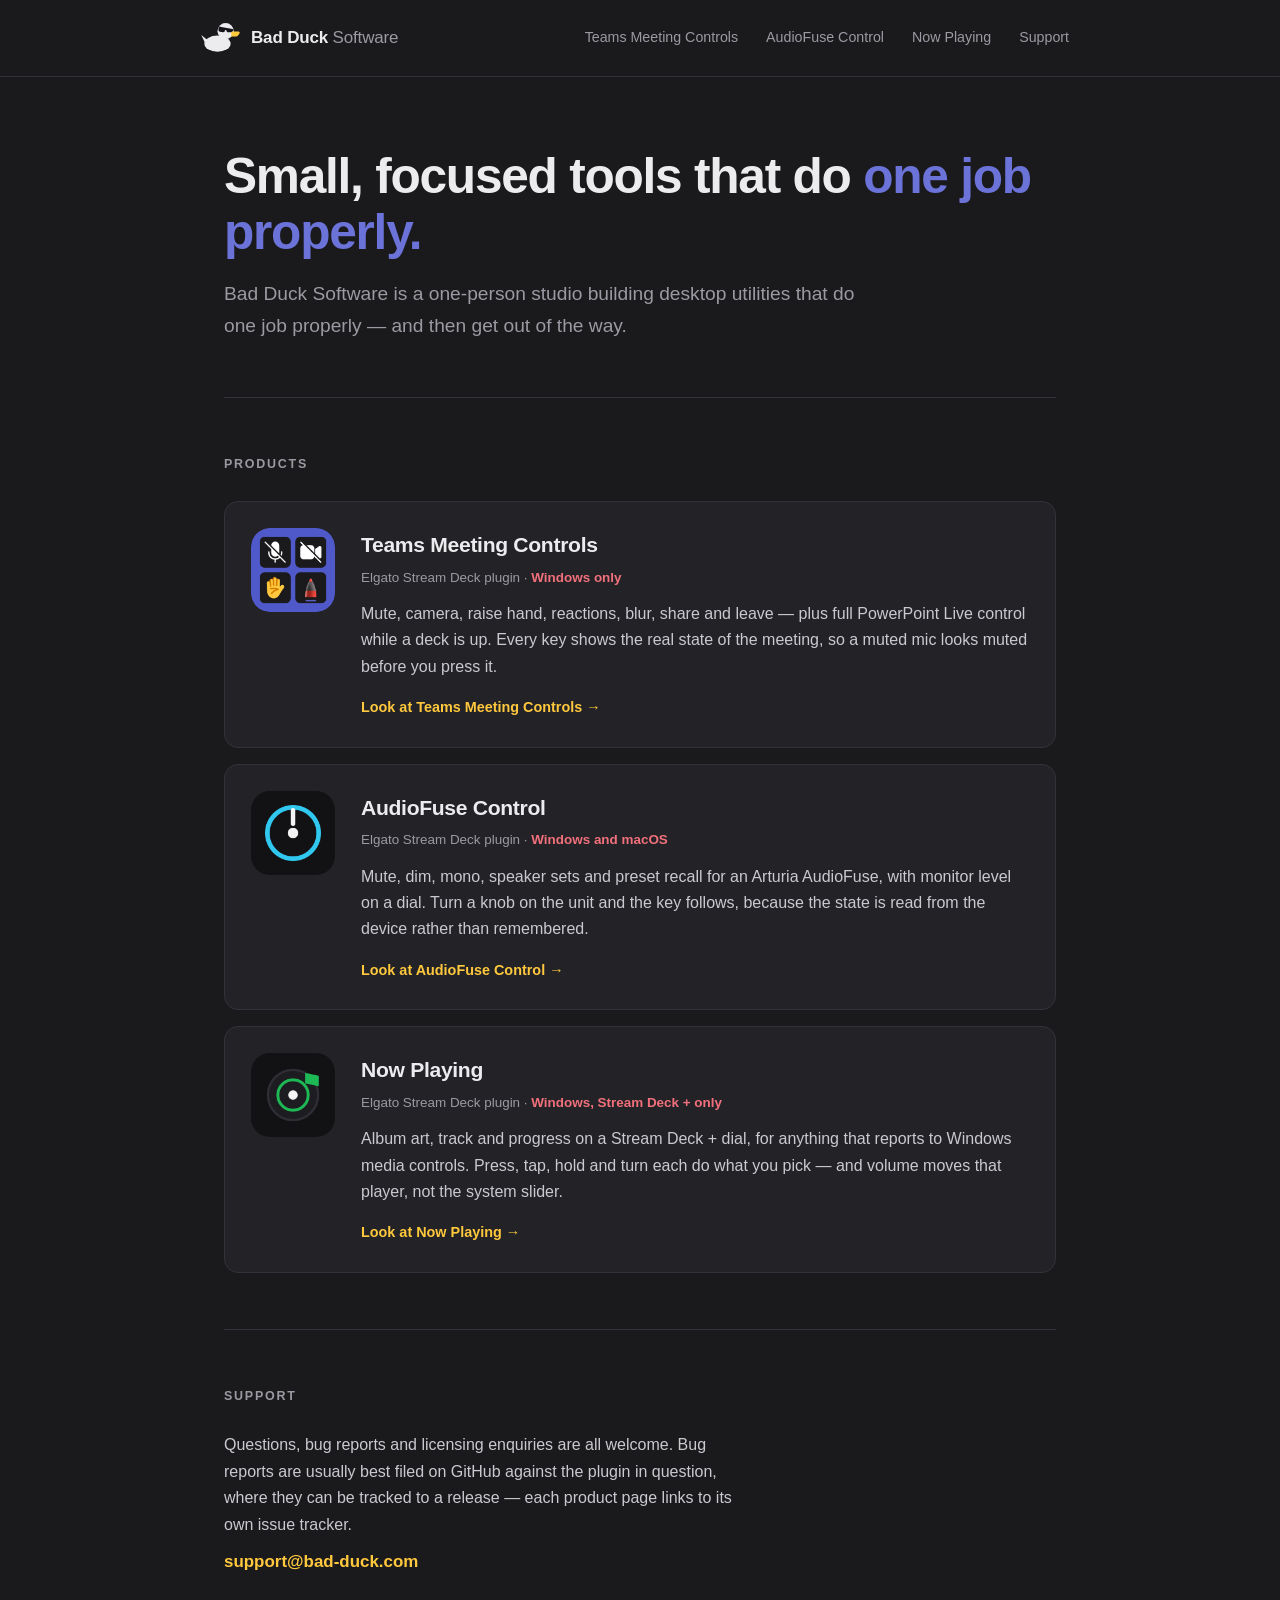
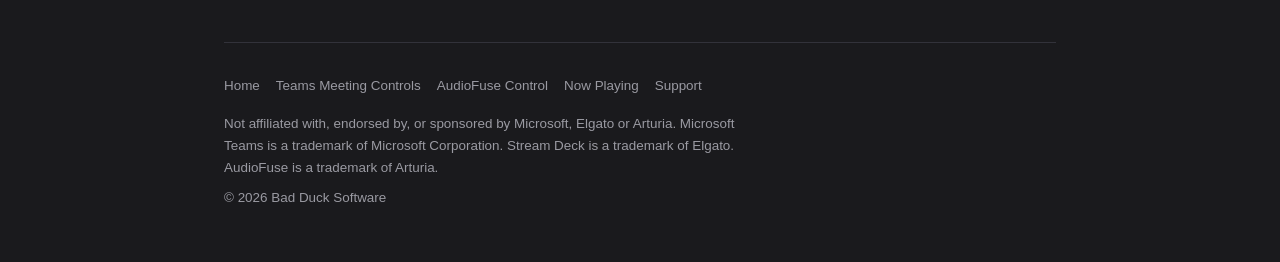
<file: index.html>
<!DOCTYPE html>
<html lang="en">
<head>
<meta charset="utf-8">
<meta name="viewport" content="width=device-width, initial-scale=1">
<title>Bad Duck Software</title>
<meta name="description" content="Bad Duck Software builds small, focused desktop tools. Elgato Stream Deck plugins for Microsoft Teams meetings, the Arturia AudioFuse, and whatever is playing on Windows.">
<link rel="canonical" href="https://bad-duck.com/">
<meta property="og:type" content="website">
<meta property="og:url" content="https://bad-duck.com/">
<meta property="og:title" content="Bad Duck Software">
<meta property="og:description" content="Small, focused desktop tools that do one job properly.">
<meta property="og:image" content="https://bad-duck.com/brand/og-image.png">
<meta property="og:image:type" content="image/png">
<meta property="og:image:width" content="1200">
<meta property="og:image:height" content="630">
<meta property="og:image:alt" content="Bad Duck Software">
<meta name="twitter:card" content="summary_large_image">
<meta name="twitter:image" content="https://bad-duck.com/brand/og-image.png">
<meta name="theme-color" content="#1A1A1D">
<link rel="icon" href="favicon.svg" type="image/svg+xml">
<link rel="apple-touch-icon" href="brand/bad-duck-logo-dark-512.png">
<link rel="stylesheet" href="css/site.css">
</head>
<body>

<a class="skip" href="#main">Skip to content</a>

<header>
  <div class="wrap bar">
    <a class="brand" href="/">
      <img class="mark" src="brand/bad-duck-mark.svg" alt="" width="40" height="40">
      <span class="wordmark">Bad Duck <span>Software</span></span>
    </a>
    <nav class="site" aria-label="Products">
      <a href="teams-meeting-controls.html">Teams Meeting Controls</a>
      <a href="audiofuse-control.html">AudioFuse Control</a>
      <a href="now-playing.html">Now Playing</a>
      <a href="#support">Support</a>
    </nav>
  </div>
</header>

<main id="main">
  <div class="wrap">

    <div class="hero">
      <h1>Small, focused tools that do <em>one job properly.</em></h1>
      <p class="lede">Bad Duck Software is a one-person studio building desktop utilities that
        do one job properly — and then get out of the way.</p>
    </div>

    <section>
      <h2>Products</h2>

      <div class="products">

        <div class="card">
          <img class="icon" src="img/teams-meeting-controls.png"
               alt="Teams Meeting Controls app icon" width="84" height="84">
          <div>
            <h3><a href="teams-meeting-controls.html">Teams Meeting Controls</a></h3>
            <p class="platform">Elgato Stream Deck plugin &middot; <b>Windows only</b></p>
            <p class="desc">Mute, camera, raise hand, reactions, blur, share and leave — plus
              full PowerPoint Live control while a deck is up. Every key shows the real state of
              the meeting, so a muted mic looks muted before you press it.</p>
            <a class="more" href="teams-meeting-controls.html">Look at Teams Meeting Controls</a>
          </div>
        </div>

        <div class="card">
          <img class="icon" src="img/audiofuse-control.png"
               alt="AudioFuse Control app icon" width="84" height="84">
          <div>
            <h3><a href="audiofuse-control.html">AudioFuse Control</a></h3>
            <p class="platform">Elgato Stream Deck plugin &middot; <b>Windows and macOS</b></p>
            <p class="desc">Mute, dim, mono, speaker sets and preset recall for an Arturia
              AudioFuse, with monitor level on a dial. Turn a knob on the unit and the key
              follows, because the state is read from the device rather than remembered.</p>
            <a class="more" href="audiofuse-control.html">Look at AudioFuse Control</a>
          </div>
        </div>

        <div class="card">
          <img class="icon" src="img/now-playing.png"
               alt="Now Playing app icon" width="84" height="84">
          <div>
            <h3><a href="now-playing.html">Now Playing</a></h3>
            <p class="platform">Elgato Stream Deck plugin &middot; <b>Windows, Stream Deck + only</b></p>
            <p class="desc">Album art, track and progress on a Stream Deck + dial, for anything
              that reports to Windows media controls. Press, tap, hold and turn each do what you
              pick — and volume moves that player, not the system slider.</p>
            <a class="more" href="now-playing.html">Look at Now Playing</a>
          </div>
        </div>

      </div>
    </section>

    <section class="contact" id="support">
      <h2>Support</h2>
      <p>Questions, bug reports and licensing enquiries are all welcome. Bug reports are usually
        best filed on GitHub against the plugin in question, where they can be tracked to a
        release — each product page links to its own issue tracker.</p>
      <p class="mailto"><a href="mailto:support@bad-duck.com">support@bad-duck.com</a></p>
    </section>

  </div>
</main>

<footer>
  <div class="wrap">
    <nav aria-label="Footer">
      <a href="/">Home</a>
      <a href="teams-meeting-controls.html">Teams Meeting Controls</a>
      <a href="audiofuse-control.html">AudioFuse Control</a>
      <a href="now-playing.html">Now Playing</a>
      <a href="mailto:support@bad-duck.com">Support</a>
    </nav>
    <p>Not affiliated with, endorsed by, or sponsored by Microsoft, Elgato or Arturia. Microsoft
      Teams is a trademark of Microsoft Corporation. Stream Deck is a trademark of Elgato.
      AudioFuse is a trademark of Arturia.</p>
    <p>&copy; 2026 Bad Duck Software</p>
  </div>
</footer>

</body>
</html>
</file>
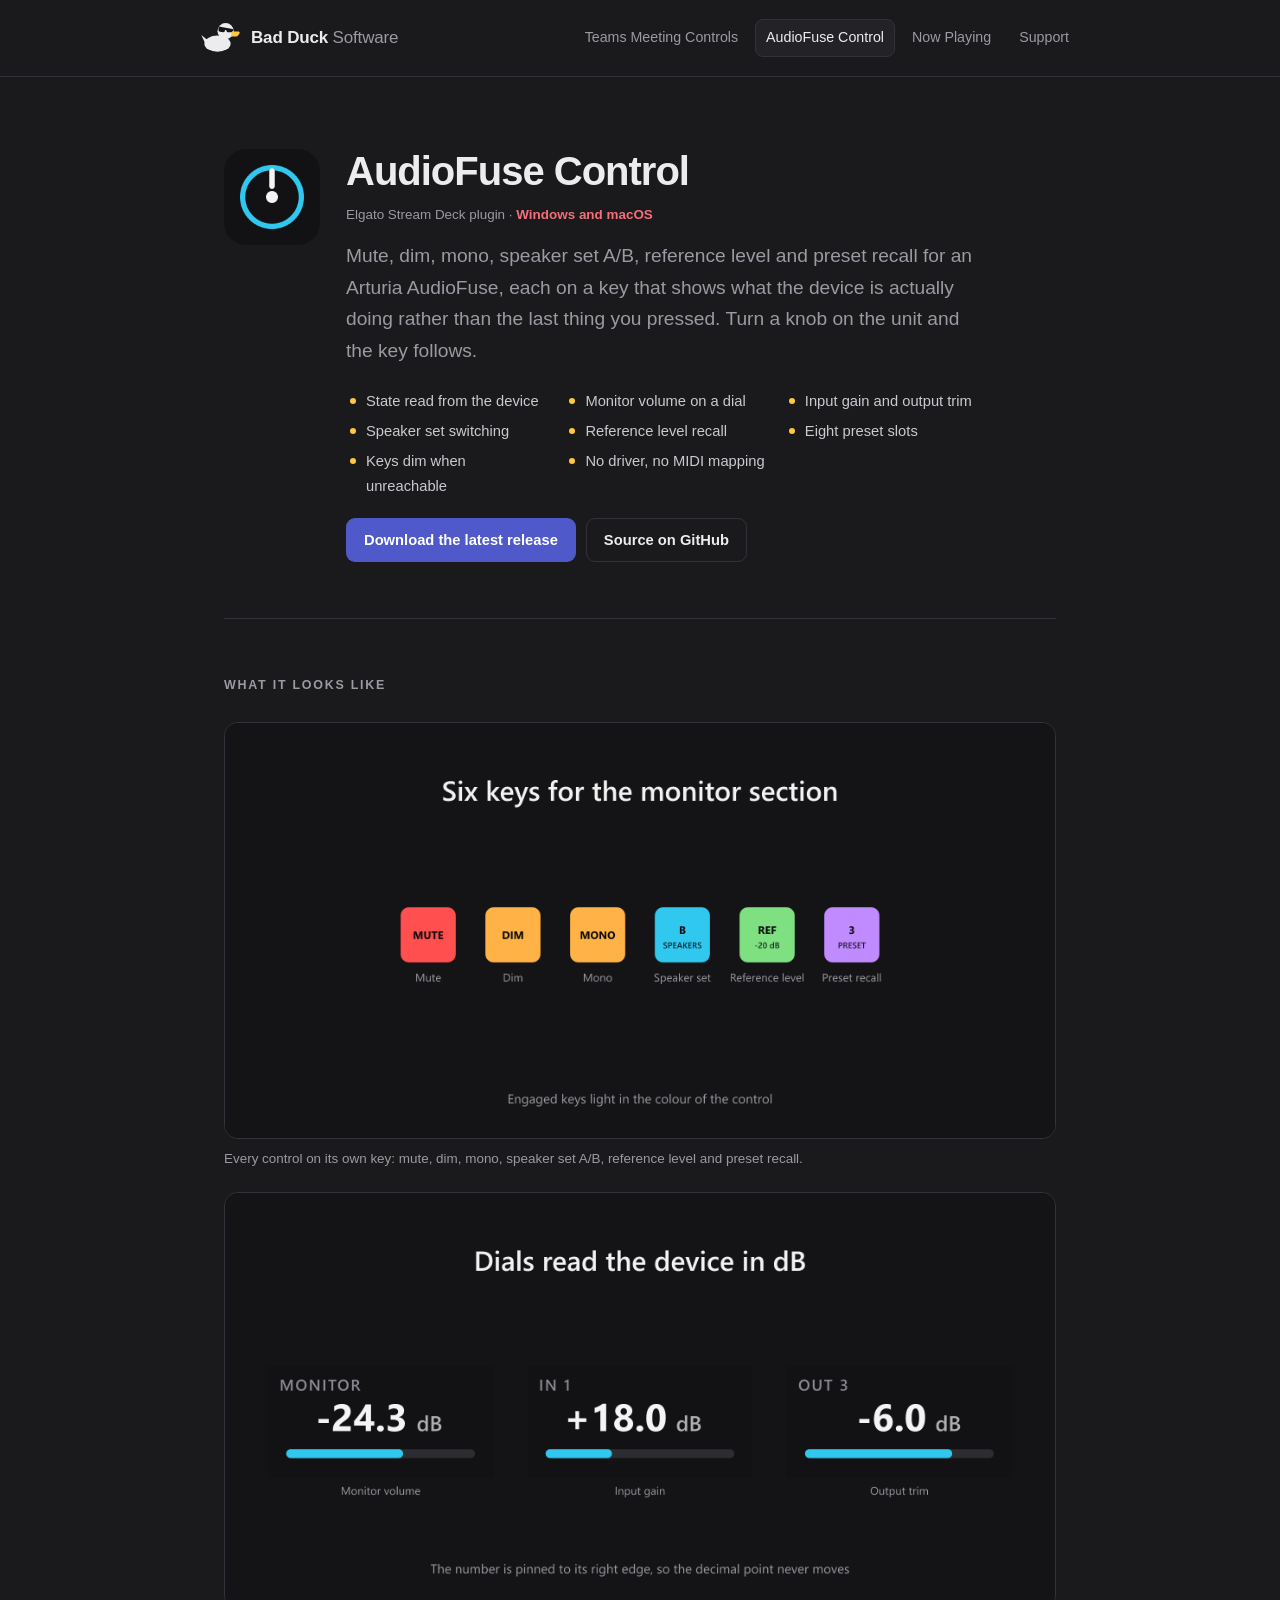
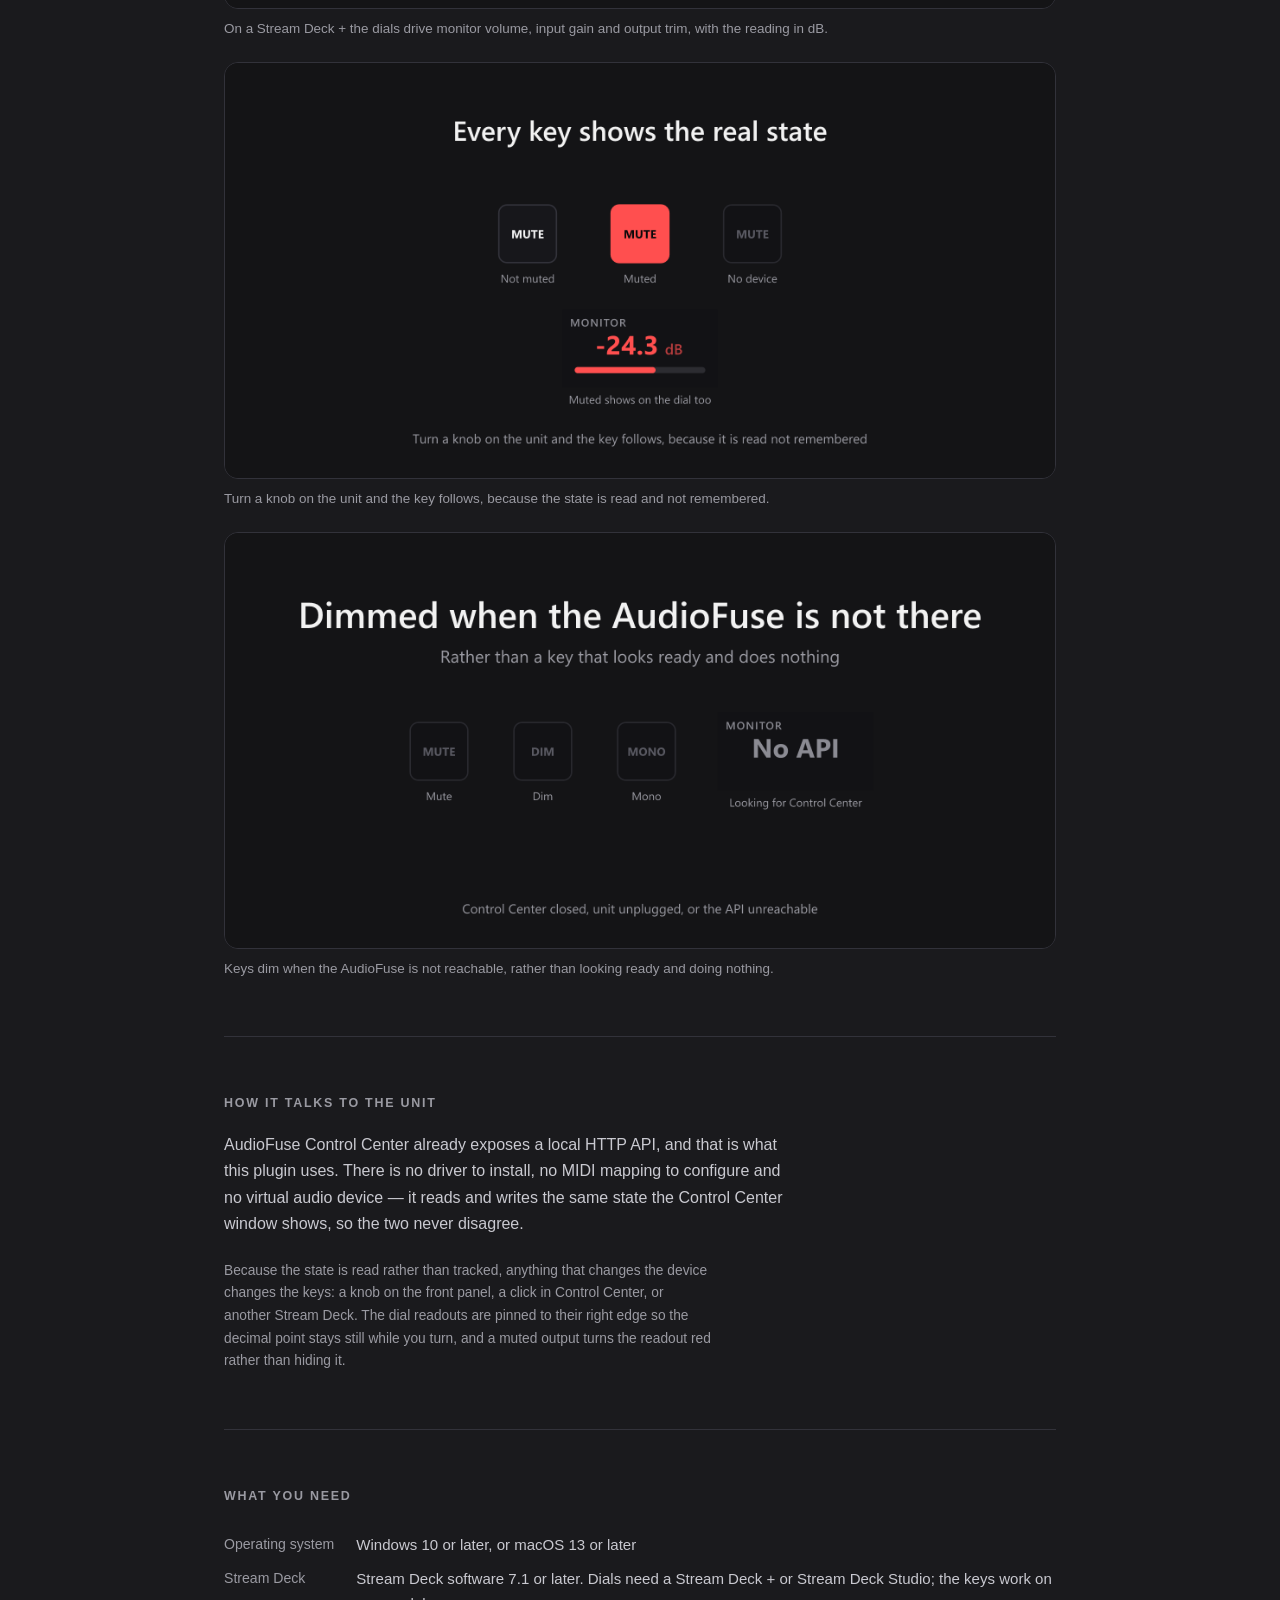
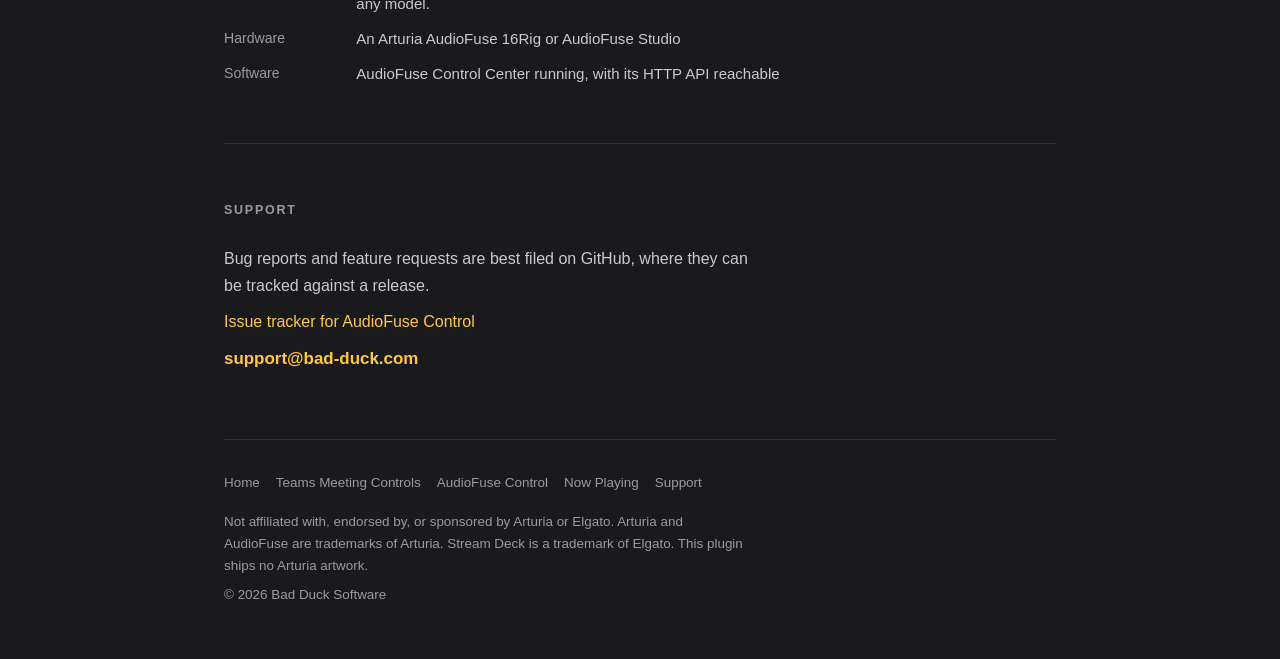
<file: audiofuse-control.html>
<!DOCTYPE html>
<html lang="en">
<head>
<meta charset="utf-8">
<meta name="viewport" content="width=device-width, initial-scale=1">
<title>AudioFuse Control &mdash; Bad Duck Software</title>
<meta name="description" content="An Elgato Stream Deck plugin for the Arturia AudioFuse. Mute, dim, mono, speaker sets, reference level and preset recall, with monitor volume on a dial and live state read from the device.">
<link rel="canonical" href="https://bad-duck.com/audiofuse-control.html">
<meta property="og:type" content="website">
<meta property="og:url" content="https://bad-duck.com/audiofuse-control.html">
<meta property="og:title" content="AudioFuse Control">
<meta property="og:description" content="Monitor controls for the Arturia AudioFuse on your Stream Deck, reading the device rather than the last thing you pressed.">
<meta property="og:image" content="https://bad-duck.com/brand/og-image.png">
<meta property="og:image:type" content="image/png">
<meta property="og:image:width" content="1200">
<meta property="og:image:height" content="630">
<meta property="og:image:alt" content="Bad Duck Software">
<meta name="twitter:card" content="summary_large_image">
<meta name="twitter:image" content="https://bad-duck.com/brand/og-image.png">
<meta name="theme-color" content="#1A1A1D">
<link rel="icon" href="favicon.svg" type="image/svg+xml">
<link rel="apple-touch-icon" href="brand/bad-duck-logo-dark-512.png">
<link rel="stylesheet" href="css/site.css">
</head>
<body>

<a class="skip" href="#main">Skip to content</a>

<header>
  <div class="wrap bar">
    <a class="brand" href="/">
      <img class="mark" src="brand/bad-duck-mark.svg" alt="" width="40" height="40">
      <span class="wordmark">Bad Duck <span>Software</span></span>
    </a>
    <nav class="site" aria-label="Products">
      <a href="teams-meeting-controls.html">Teams Meeting Controls</a>
      <a href="audiofuse-control.html" aria-current="page">AudioFuse Control</a>
      <a href="now-playing.html">Now Playing</a>
      <a href="#support">Support</a>
    </nav>
  </div>
</header>

<main id="main">
  <div class="wrap">

    <div class="hero product">
      <img class="icon" src="img/audiofuse-control.png"
           alt="AudioFuse Control app icon" width="96" height="96">
      <div>
        <h1>AudioFuse Control</h1>
        <p class="platform">Elgato Stream Deck plugin &middot; <b>Windows and macOS</b></p>
        <p class="lede">Mute, dim, mono, speaker set A/B, reference level and preset recall for
          an Arturia AudioFuse, each on a key that shows what the device is actually doing rather
          than the last thing you pressed. Turn a knob on the unit and the key follows.</p>
        <ul class="feat">
          <li>State read from the device</li>
          <li>Monitor volume on a dial</li>
          <li>Input gain and output trim</li>
          <li>Speaker set switching</li>
          <li>Reference level recall</li>
          <li>Eight preset slots</li>
          <li>Keys dim when unreachable</li>
          <li>No driver, no MIDI mapping</li>
        </ul>
        <div class="actions">
          <a class="btn btn-primary"
             href="https://github.com/danswett/streamdeck-audiofuse/releases/latest">Download the latest release</a>
          <a class="btn btn-ghost"
             href="https://github.com/danswett/streamdeck-audiofuse">Source on GitHub</a>
        </div>
      </div>
    </div>

    <section>
      <h2>What it looks like</h2>
      <div class="gallery">
        <figure class="shot">
          <img src="img/audiofuse-keys.png"
               alt="Stream Deck keys for mute, dim, mono, speaker sets, reference level and preset recall" loading="lazy">
          <figcaption>Every control on its own key: mute, dim, mono, speaker set A/B, reference level and preset recall.</figcaption>
        </figure>
        <figure class="shot">
          <img src="img/audiofuse-dials.png"
               alt="Stream Deck + dials showing monitor volume, input gain and output trim in dB" loading="lazy">
          <figcaption>On a Stream Deck + the dials drive monitor volume, input gain and output trim, with the reading in dB.</figcaption>
        </figure>
        <figure class="shot">
          <img src="img/audiofuse-state.png"
               alt="A mute key shown not muted, muted, and with no device connected" loading="lazy">
          <figcaption>Turn a knob on the unit and the key follows, because the state is read and not remembered.</figcaption>
        </figure>
        <figure class="shot">
          <img src="img/audiofuse-offline.png"
               alt="Keys and a dial dimmed because the AudioFuse is not reachable" loading="lazy">
          <figcaption>Keys dim when the AudioFuse is not reachable, rather than looking ready and doing nothing.</figcaption>
        </figure>
      </div>
    </section>

    <section>
      <h2>How it talks to the unit</h2>
      <p class="intro">AudioFuse Control Center already exposes a local HTTP API, and that is
        what this plugin uses. There is no driver to install, no MIDI mapping to configure and
        no virtual audio device — it reads and writes the same state the Control Center window
        shows, so the two never disagree.</p>
      <p class="note">Because the state is read rather than tracked, anything that changes the
        device changes the keys: a knob on the front panel, a click in Control Center, or another
        Stream Deck. The dial readouts are pinned to their right edge so the decimal point stays
        still while you turn, and a muted output turns the readout red rather than hiding it.</p>
    </section>

    <section>
      <h2>What you need</h2>
      <dl class="reqs">
        <dt>Operating system</dt>
        <dd>Windows 10 or later, or macOS 13 or later</dd>
        <dt>Stream Deck</dt>
        <dd>Stream Deck software 7.1 or later. Dials need a Stream Deck + or Stream Deck Studio;
          the keys work on any model.</dd>
        <dt>Hardware</dt>
        <dd>An Arturia AudioFuse 16Rig or AudioFuse Studio</dd>
        <dt>Software</dt>
        <dd>AudioFuse Control Center running, with its HTTP API reachable</dd>
      </dl>
    </section>

    <section class="contact" id="support">
      <h2>Support</h2>
      <p>Bug reports and feature requests are best filed on GitHub, where they can be tracked
        against a release.</p>
      <p><a href="https://github.com/danswett/streamdeck-audiofuse/issues">Issue tracker for
        AudioFuse Control</a></p>
      <p class="mailto"><a href="mailto:support@bad-duck.com">support@bad-duck.com</a></p>
    </section>

  </div>
</main>

<footer>
  <div class="wrap">
    <nav aria-label="Footer">
      <a href="/">Home</a>
      <a href="teams-meeting-controls.html">Teams Meeting Controls</a>
      <a href="audiofuse-control.html">AudioFuse Control</a>
      <a href="now-playing.html">Now Playing</a>
      <a href="mailto:support@bad-duck.com">Support</a>
    </nav>
    <p>Not affiliated with, endorsed by, or sponsored by Arturia or Elgato. Arturia and AudioFuse
      are trademarks of Arturia. Stream Deck is a trademark of Elgato. This plugin ships no
      Arturia artwork.</p>
    <p>&copy; 2026 Bad Duck Software</p>
  </div>
</footer>

</body>
</html>
</file>
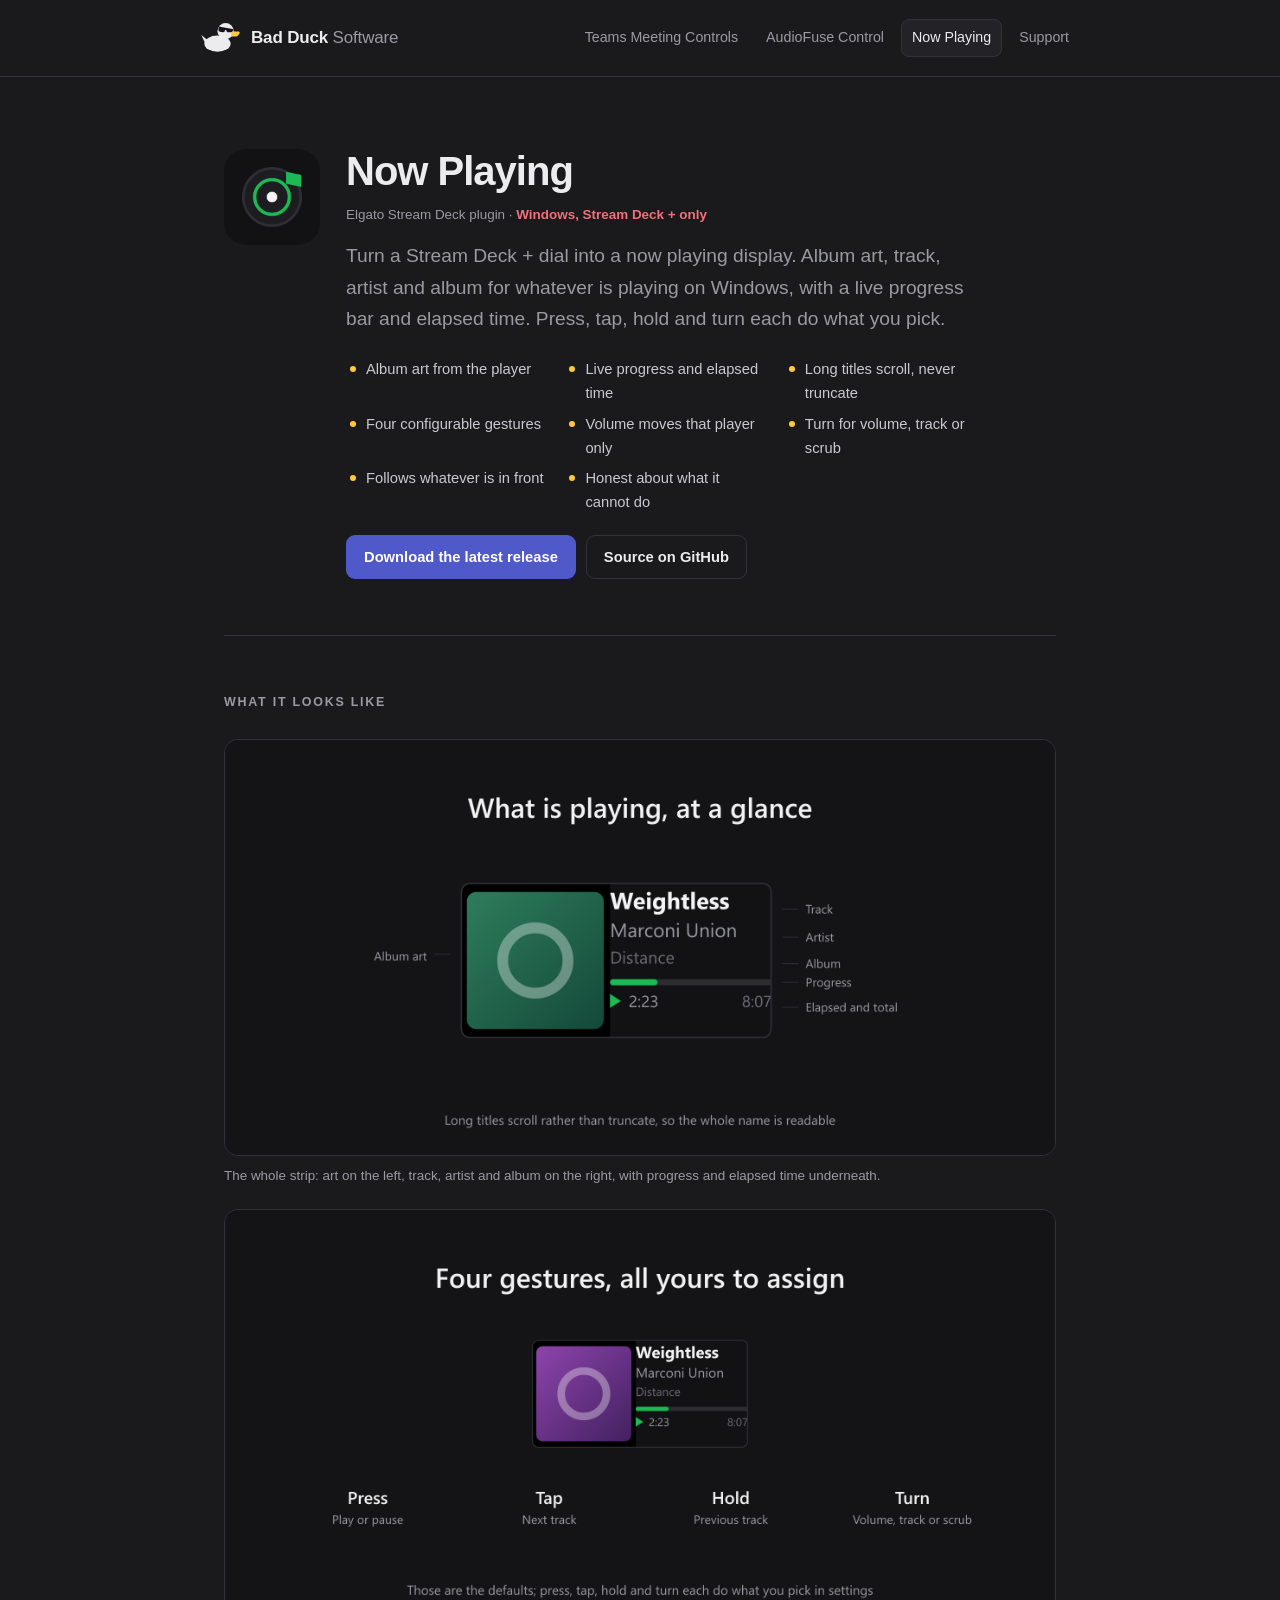
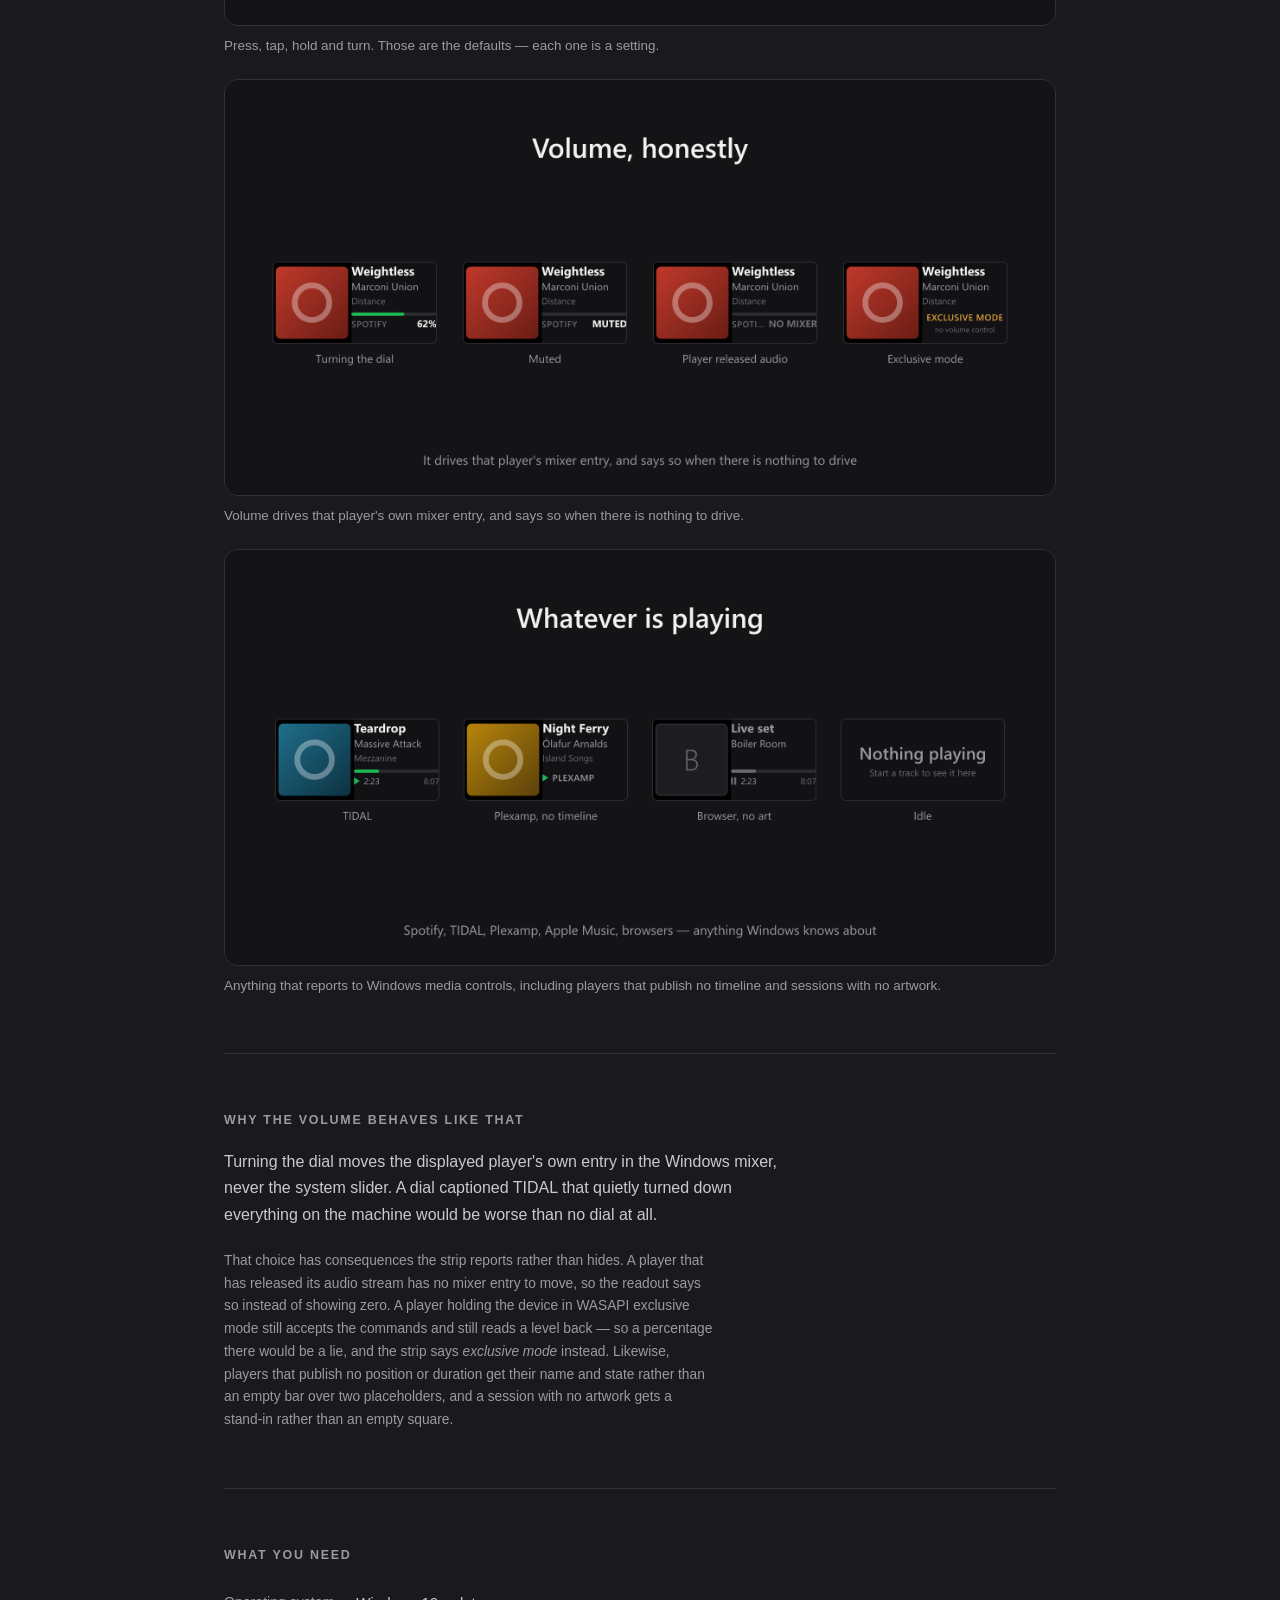
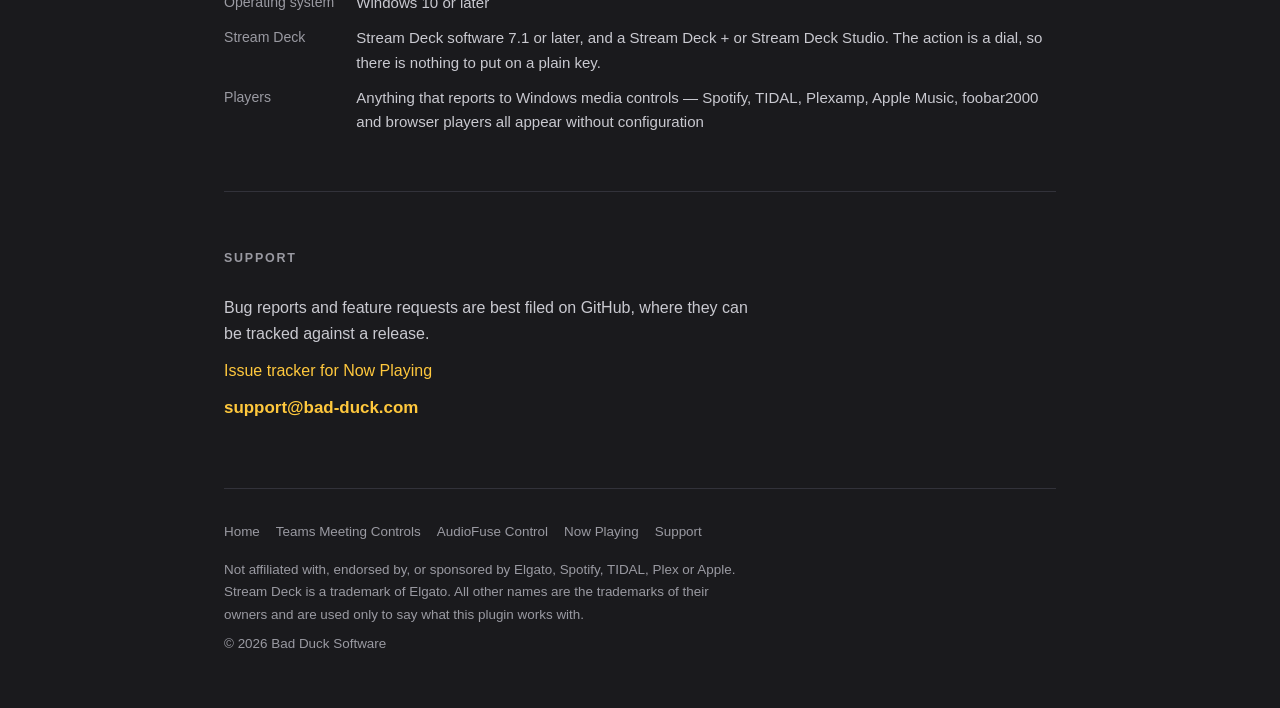
<file: now-playing.html>
<!DOCTYPE html>
<html lang="en">
<head>
<meta charset="utf-8">
<meta name="viewport" content="width=device-width, initial-scale=1">
<title>Now Playing &mdash; Bad Duck Software</title>
<meta name="description" content="An Elgato Stream Deck plugin that turns a Stream Deck + dial into a now playing display. Album art, track and progress for anything that reports to Windows media controls.">
<link rel="canonical" href="https://bad-duck.com/now-playing.html">
<meta property="og:type" content="website">
<meta property="og:url" content="https://bad-duck.com/now-playing.html">
<meta property="og:title" content="Now Playing">
<meta property="og:description" content="Album art, track and progress on a Stream Deck + dial, for anything that reports to Windows media controls.">
<meta property="og:image" content="https://bad-duck.com/brand/og-image.png">
<meta property="og:image:type" content="image/png">
<meta property="og:image:width" content="1200">
<meta property="og:image:height" content="630">
<meta property="og:image:alt" content="Bad Duck Software">
<meta name="twitter:card" content="summary_large_image">
<meta name="twitter:image" content="https://bad-duck.com/brand/og-image.png">
<meta name="theme-color" content="#1A1A1D">
<link rel="icon" href="favicon.svg" type="image/svg+xml">
<link rel="apple-touch-icon" href="brand/bad-duck-logo-dark-512.png">
<link rel="stylesheet" href="css/site.css">
</head>
<body>

<a class="skip" href="#main">Skip to content</a>

<header>
  <div class="wrap bar">
    <a class="brand" href="/">
      <img class="mark" src="brand/bad-duck-mark.svg" alt="" width="40" height="40">
      <span class="wordmark">Bad Duck <span>Software</span></span>
    </a>
    <nav class="site" aria-label="Products">
      <a href="teams-meeting-controls.html">Teams Meeting Controls</a>
      <a href="audiofuse-control.html">AudioFuse Control</a>
      <a href="now-playing.html" aria-current="page">Now Playing</a>
      <a href="#support">Support</a>
    </nav>
  </div>
</header>

<main id="main">
  <div class="wrap">

    <div class="hero product">
      <img class="icon" src="img/now-playing.png"
           alt="Now Playing app icon" width="96" height="96">
      <div>
        <h1>Now Playing</h1>
        <p class="platform">Elgato Stream Deck plugin &middot; <b>Windows, Stream Deck + only</b></p>
        <p class="lede">Turn a Stream Deck + dial into a now playing display. Album art, track,
          artist and album for whatever is playing on Windows, with a live progress bar and
          elapsed time. Press, tap, hold and turn each do what you pick.</p>
        <ul class="feat">
          <li>Album art from the player</li>
          <li>Live progress and elapsed time</li>
          <li>Long titles scroll, never truncate</li>
          <li>Four configurable gestures</li>
          <li>Volume moves that player only</li>
          <li>Turn for volume, track or scrub</li>
          <li>Follows whatever is in front</li>
          <li>Honest about what it cannot do</li>
        </ul>
        <div class="actions">
          <a class="btn btn-primary"
             href="https://github.com/danswett/streamdeck-nowplaying/releases/latest">Download the latest release</a>
          <a class="btn btn-ghost"
             href="https://github.com/danswett/streamdeck-nowplaying">Source on GitHub</a>
        </div>
      </div>
    </div>

    <section>
      <h2>What it looks like</h2>
      <div class="gallery">
        <figure class="shot">
          <img src="img/nowplaying-panel.png"
               alt="A Stream Deck + touch strip showing album art, track, artist, album and progress" loading="lazy">
          <figcaption>The whole strip: art on the left, track, artist and album on the right, with progress and elapsed time underneath.</figcaption>
        </figure>
        <figure class="shot">
          <img src="img/nowplaying-controls.png"
               alt="The four dial gestures: press, tap, hold and turn" loading="lazy">
          <figcaption>Press, tap, hold and turn. Those are the defaults — each one is a setting.</figcaption>
        </figure>
        <figure class="shot">
          <img src="img/nowplaying-volume.png"
               alt="The volume readout shown normal, muted, with no mixer entry, and in exclusive mode" loading="lazy">
          <figcaption>Volume drives that player's own mixer entry, and says so when there is nothing to drive.</figcaption>
        </figure>
        <figure class="shot">
          <img src="img/nowplaying-players.png"
               alt="The same strip showing TIDAL, Plexamp, a browser player, and the idle state" loading="lazy">
          <figcaption>Anything that reports to Windows media controls, including players that publish no timeline and sessions with no artwork.</figcaption>
        </figure>
      </div>
    </section>

    <section>
      <h2>Why the volume behaves like that</h2>
      <p class="intro">Turning the dial moves the displayed player's own entry in the Windows
        mixer, never the system slider. A dial captioned TIDAL that quietly turned down
        everything on the machine would be worse than no dial at all.</p>
      <p class="note">That choice has consequences the strip reports rather than hides. A player
        that has released its audio stream has no mixer entry to move, so the readout says so
        instead of showing zero. A player holding the device in WASAPI exclusive mode still
        accepts the commands and still reads a level back — so a percentage there would be a
        lie, and the strip says <em>exclusive mode</em> instead. Likewise, players that publish
        no position or duration get their name and state rather than an empty bar over two
        placeholders, and a session with no artwork gets a stand-in rather than an empty
        square.</p>
    </section>

    <section>
      <h2>What you need</h2>
      <dl class="reqs">
        <dt>Operating system</dt>
        <dd>Windows 10 or later</dd>
        <dt>Stream Deck</dt>
        <dd>Stream Deck software 7.1 or later, and a Stream Deck + or Stream Deck Studio. The
          action is a dial, so there is nothing to put on a plain key.</dd>
        <dt>Players</dt>
        <dd>Anything that reports to Windows media controls — Spotify, TIDAL, Plexamp, Apple
          Music, foobar2000 and browser players all appear without configuration</dd>
      </dl>
    </section>

    <section class="contact" id="support">
      <h2>Support</h2>
      <p>Bug reports and feature requests are best filed on GitHub, where they can be tracked
        against a release.</p>
      <p><a href="https://github.com/danswett/streamdeck-nowplaying/issues">Issue tracker for
        Now Playing</a></p>
      <p class="mailto"><a href="mailto:support@bad-duck.com">support@bad-duck.com</a></p>
    </section>

  </div>
</main>

<footer>
  <div class="wrap">
    <nav aria-label="Footer">
      <a href="/">Home</a>
      <a href="teams-meeting-controls.html">Teams Meeting Controls</a>
      <a href="audiofuse-control.html">AudioFuse Control</a>
      <a href="now-playing.html">Now Playing</a>
      <a href="mailto:support@bad-duck.com">Support</a>
    </nav>
    <p>Not affiliated with, endorsed by, or sponsored by Elgato, Spotify, TIDAL, Plex or Apple.
      Stream Deck is a trademark of Elgato. All other names are the trademarks of their owners
      and are used only to say what this plugin works with.</p>
    <p>&copy; 2026 Bad Duck Software</p>
  </div>
</footer>

</body>
</html>
</file>
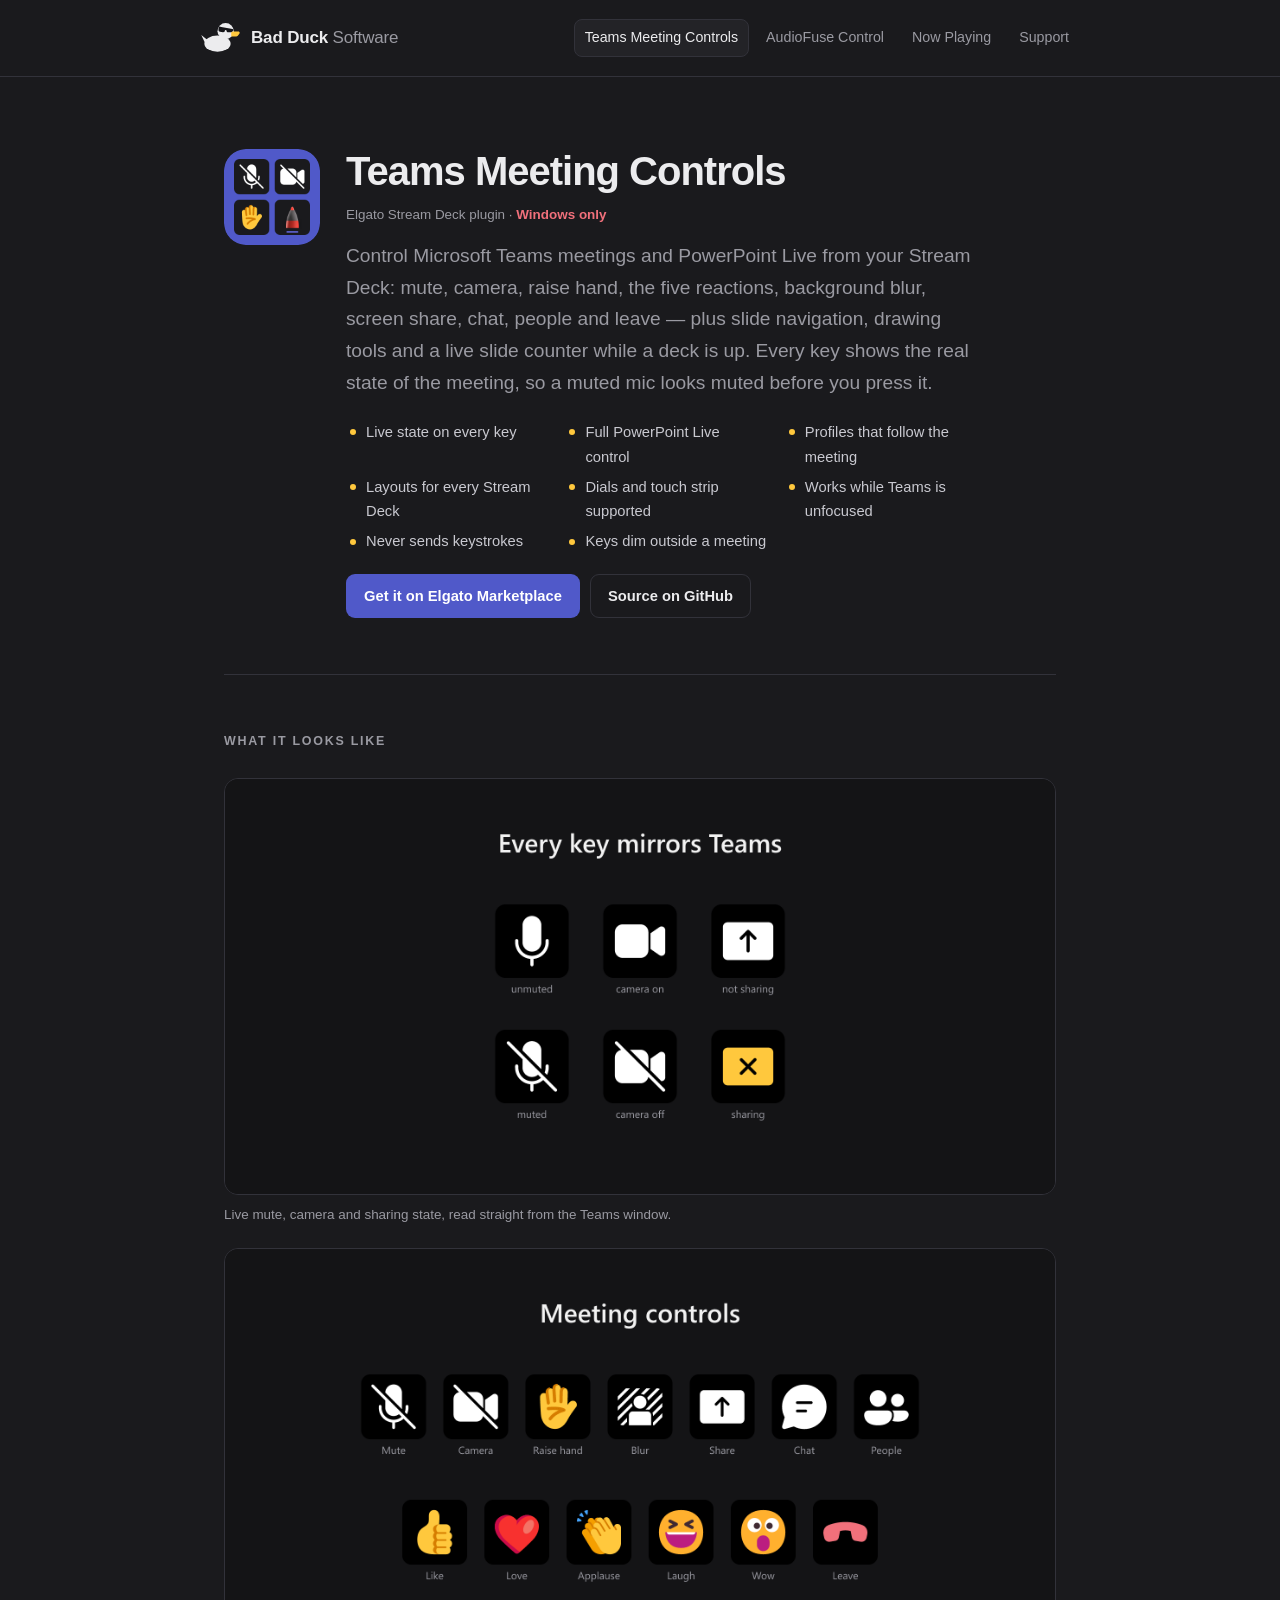
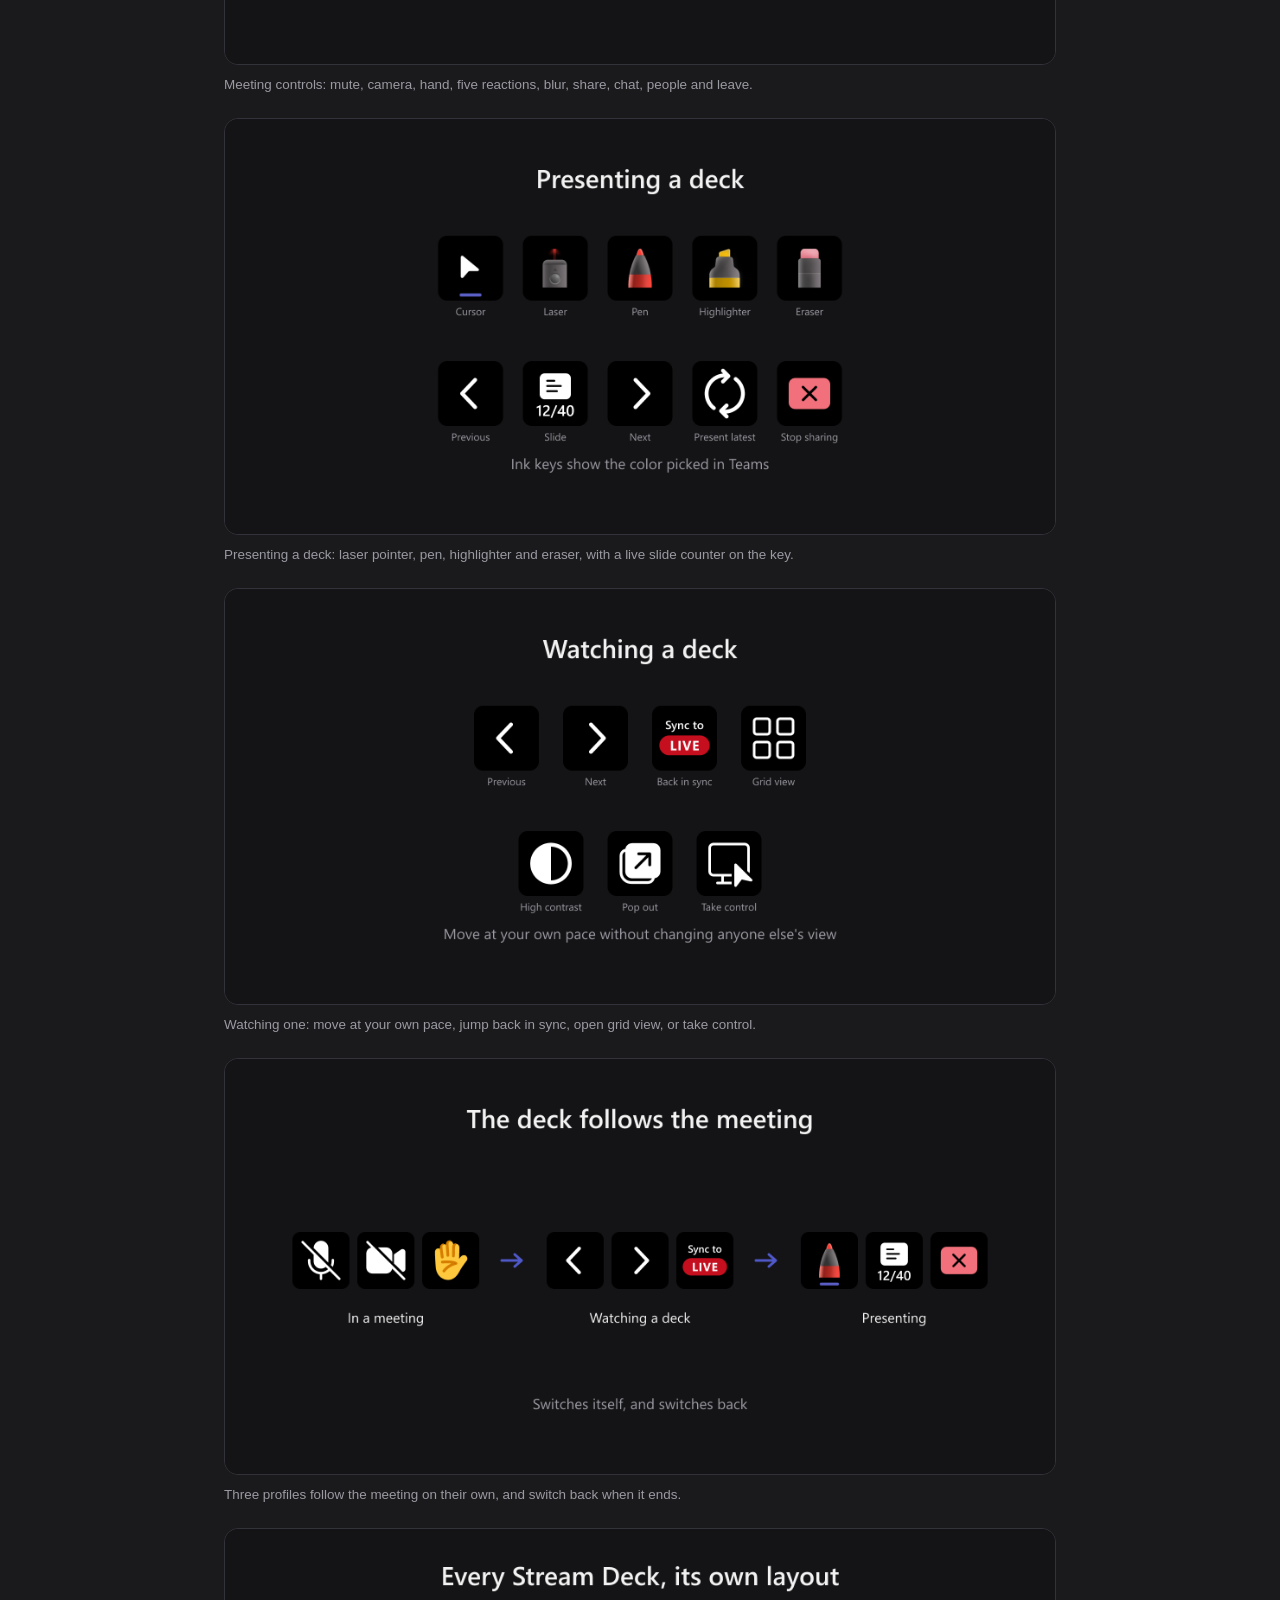
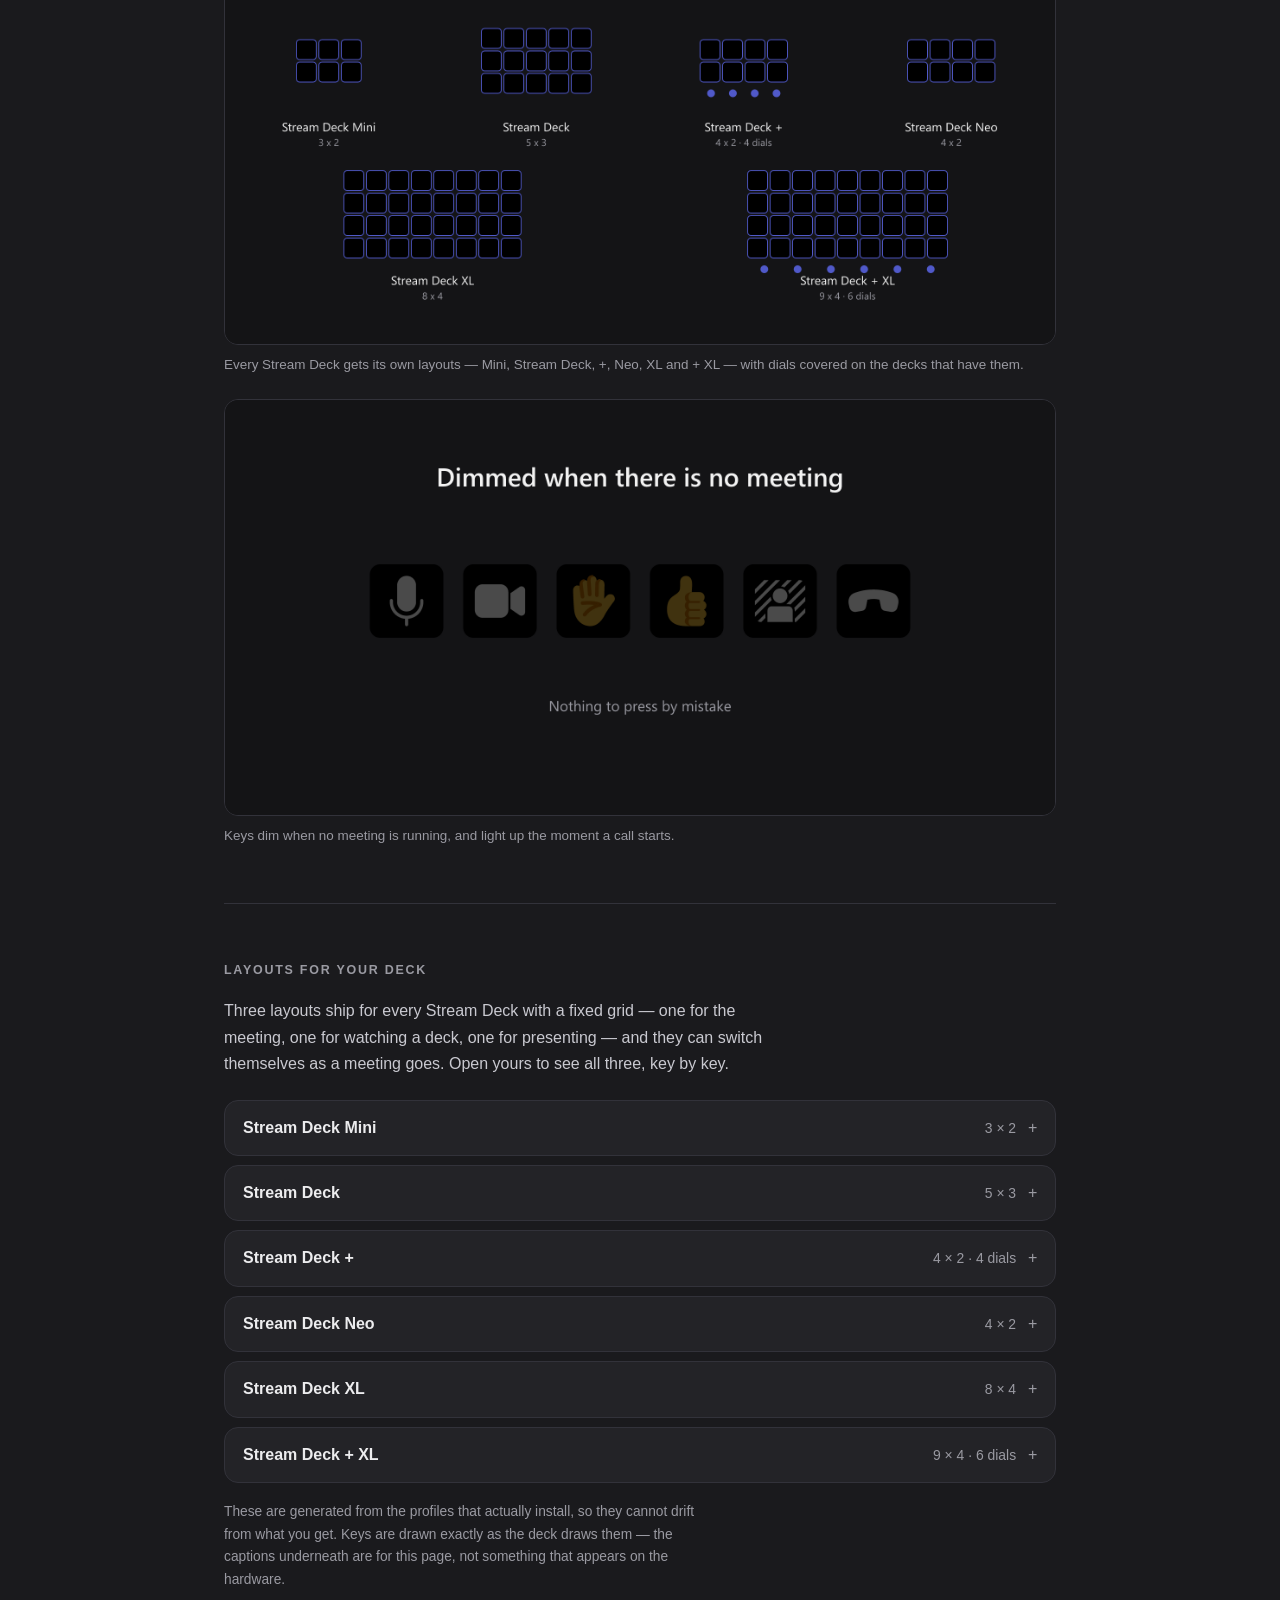
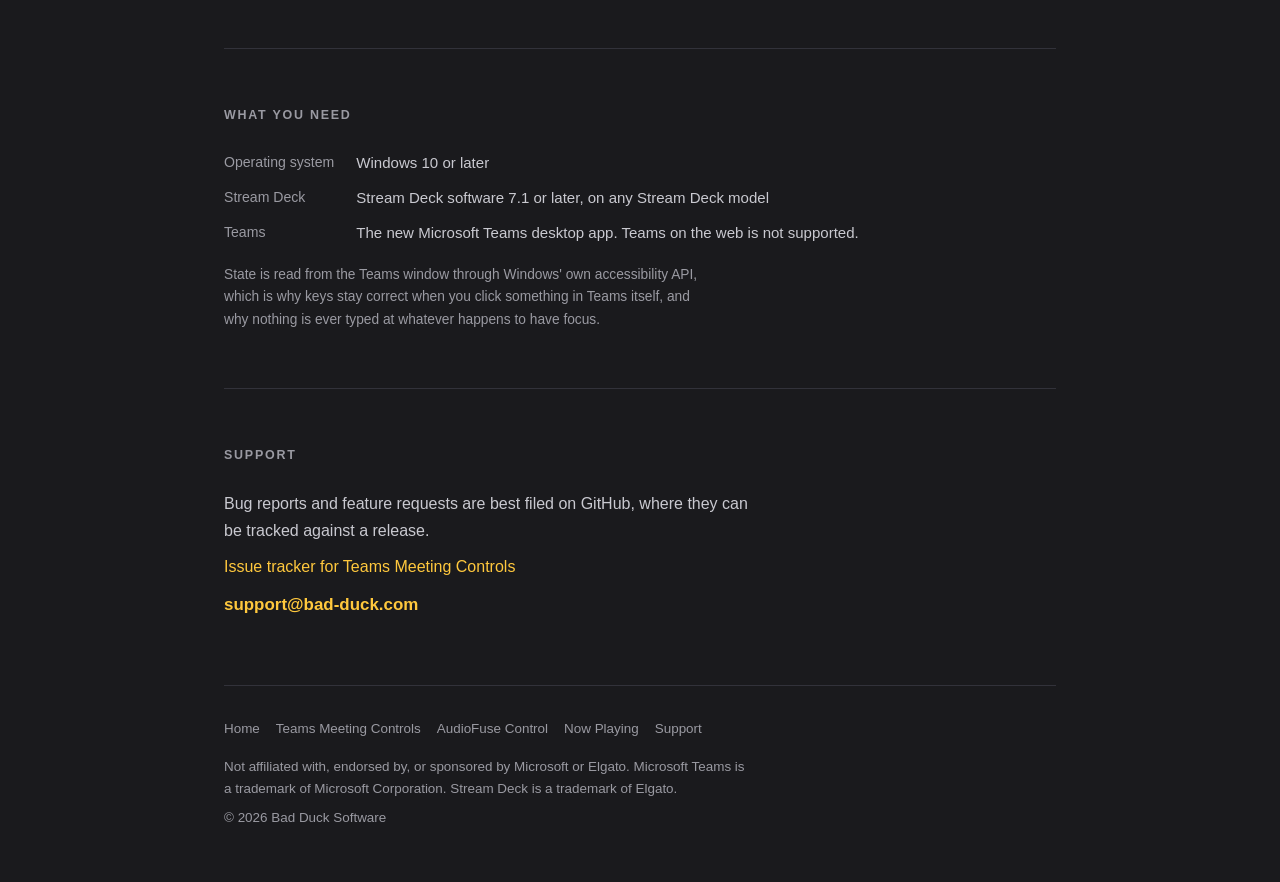
<file: teams-meeting-controls.html>
<!DOCTYPE html>
<html lang="en">
<head>
<meta charset="utf-8">
<meta name="viewport" content="width=device-width, initial-scale=1">
<title>Teams Meeting Controls &mdash; Bad Duck Software</title>
<meta name="description" content="An Elgato Stream Deck plugin for Microsoft Teams. Mute, camera, raise hand, reactions, blur, share and leave, plus full PowerPoint Live control, with live meeting state on every key.">
<link rel="canonical" href="https://bad-duck.com/teams-meeting-controls.html">
<meta property="og:type" content="website">
<meta property="og:url" content="https://bad-duck.com/teams-meeting-controls.html">
<meta property="og:title" content="Teams Meeting Controls">
<meta property="og:description" content="Control Microsoft Teams meetings and PowerPoint Live from your Stream Deck, with live state on every key.">
<meta property="og:image" content="https://bad-duck.com/brand/og-image.png">
<meta property="og:image:type" content="image/png">
<meta property="og:image:width" content="1200">
<meta property="og:image:height" content="630">
<meta property="og:image:alt" content="Bad Duck Software">
<meta name="twitter:card" content="summary_large_image">
<meta name="twitter:image" content="https://bad-duck.com/brand/og-image.png">
<meta name="theme-color" content="#1A1A1D">
<link rel="icon" href="favicon.svg" type="image/svg+xml">
<link rel="apple-touch-icon" href="brand/bad-duck-logo-dark-512.png">
<link rel="stylesheet" href="css/site.css">
</head>
<body>

<a class="skip" href="#main">Skip to content</a>

<header>
  <div class="wrap bar">
    <a class="brand" href="/">
      <img class="mark" src="brand/bad-duck-mark.svg" alt="" width="40" height="40">
      <span class="wordmark">Bad Duck <span>Software</span></span>
    </a>
    <nav class="site" aria-label="Products">
      <a href="teams-meeting-controls.html" aria-current="page">Teams Meeting Controls</a>
      <a href="audiofuse-control.html">AudioFuse Control</a>
      <a href="now-playing.html">Now Playing</a>
      <a href="#support">Support</a>
    </nav>
  </div>
</header>

<main id="main">
  <div class="wrap">

    <div class="hero product">
      <img class="icon" src="img/teams-meeting-controls.png"
           alt="Teams Meeting Controls app icon" width="96" height="96">
      <div>
        <h1>Teams Meeting Controls</h1>
        <p class="platform">Elgato Stream Deck plugin &middot; <b>Windows only</b></p>
        <p class="lede">Control Microsoft Teams meetings and PowerPoint Live from your Stream
          Deck: mute, camera, raise hand, the five reactions, background blur, screen share,
          chat, people and leave — plus slide navigation, drawing tools and a live slide counter
          while a deck is up. Every key shows the real state of the meeting, so a muted mic looks
          muted before you press it.</p>
        <ul class="feat">
          <li>Live state on every key</li>
          <li>Full PowerPoint Live control</li>
          <li>Profiles that follow the meeting</li>
          <li>Layouts for every Stream Deck</li>
          <li>Dials and touch strip supported</li>
          <li>Works while Teams is unfocused</li>
          <li>Never sends keystrokes</li>
          <li>Keys dim outside a meeting</li>
        </ul>
        <div class="actions">
          <a class="btn btn-primary"
             href="https://marketplace.elgato.com/product/teams-meeting-controls-cd033891-69c4-4ee7-95e5-f07773b6fb95">Get it on Elgato Marketplace</a>
          <a class="btn btn-ghost"
             href="https://github.com/danswett/streamdeck-teams-control">Source on GitHub</a>
        </div>
      </div>
    </div>

    <section>
      <h2>What it looks like</h2>
      <div class="gallery">
        <figure class="shot">
          <img src="img/gallery-live-state.png"
               alt="Stream Deck keys showing live Teams meeting state" loading="lazy">
          <figcaption>Live mute, camera and sharing state, read straight from the Teams window.</figcaption>
        </figure>
        <figure class="shot">
          <img src="img/gallery-actions.png"
               alt="The Teams Meeting Controls meeting actions" loading="lazy">
          <figcaption>Meeting controls: mute, camera, hand, five reactions, blur, share, chat, people and leave.</figcaption>
        </figure>
        <figure class="shot">
          <img src="img/gallery-presenting.png"
               alt="Stream Deck keys for presenting a PowerPoint Live deck" loading="lazy">
          <figcaption>Presenting a deck: laser pointer, pen, highlighter and eraser, with a live slide counter on the key.</figcaption>
        </figure>
        <figure class="shot">
          <img src="img/gallery-watching.png"
               alt="Stream Deck keys for watching a PowerPoint Live deck" loading="lazy">
          <figcaption>Watching one: move at your own pace, jump back in sync, open grid view, or take control.</figcaption>
        </figure>
        <figure class="shot">
          <img src="img/gallery-profiles.png"
               alt="Three Stream Deck profiles following the state of a meeting" loading="lazy">
          <figcaption>Three profiles follow the meeting on their own, and switch back when it ends.</figcaption>
        </figure>
        <figure class="shot">
          <img src="img/gallery-decks.png"
               alt="The grids of all six supported Stream Deck models" loading="lazy">
          <figcaption>Every Stream Deck gets its own layouts — Mini, Stream Deck, +, Neo, XL and + XL — with dials covered on the decks that have them.</figcaption>
        </figure>
        <figure class="shot">
          <img src="img/gallery-no-meeting.png"
               alt="Stream Deck keys dimmed when no meeting is running" loading="lazy">
          <figcaption>Keys dim when no meeting is running, and light up the moment a call starts.</figcaption>
        </figure>
      </div>
    </section>

    <section>
      <h2>Layouts for your deck</h2>
      <p class="intro">Three layouts ship for every Stream Deck with a fixed grid — one for the
        meeting, one for watching a deck, one for presenting — and they can switch themselves as
        a meeting goes. Open yours to see all three, key by key.</p>

      <div class="decks">
        <details class="deck">
          <summary>Stream Deck Mini<span class="grid">3 &times; 2</span></summary>
          <div class="sheet">
            <img src="img/layouts/mini.png" width="330"
                 alt="The three Stream Deck Mini layouts" loading="lazy">
          </div>
        </details>

        <details class="deck">
          <summary>Stream Deck<span class="grid">5 &times; 3</span></summary>
          <div class="sheet">
            <img src="img/layouts/stream-deck.png" width="440"
                 alt="The three Stream Deck layouts" loading="lazy">
          </div>
        </details>

        <details class="deck">
          <summary>Stream Deck +<span class="grid">4 &times; 2 &middot; 4 dials</span></summary>
          <div class="sheet">
            <img src="img/layouts/plus.png" width="380"
                 alt="The three Stream Deck + layouts" loading="lazy">
          </div>
        </details>

        <details class="deck">
          <summary>Stream Deck Neo<span class="grid">4 &times; 2</span></summary>
          <div class="sheet">
            <img src="img/layouts/neo.png" width="380"
                 alt="The three Stream Deck Neo layouts" loading="lazy">
          </div>
        </details>

        <details class="deck">
          <summary>Stream Deck XL<span class="grid">8 &times; 4</span></summary>
          <div class="sheet">
            <img src="img/layouts/xl.png" width="700"
                 alt="The three Stream Deck XL layouts" loading="lazy">
          </div>
        </details>

        <details class="deck">
          <summary>Stream Deck + XL<span class="grid">9 &times; 4 &middot; 6 dials</span></summary>
          <div class="sheet">
            <img src="img/layouts/plus-xl.png" width="780"
                 alt="The three Stream Deck + XL layouts" loading="lazy">
          </div>
        </details>
      </div>

      <p class="note">These are generated from the profiles that actually install, so they cannot
        drift from what you get. Keys are drawn exactly as the deck draws them — the captions
        underneath are for this page, not something that appears on the hardware.</p>
    </section>

    <section>
      <h2>What you need</h2>
      <dl class="reqs">
        <dt>Operating system</dt>
        <dd>Windows 10 or later</dd>
        <dt>Stream Deck</dt>
        <dd>Stream Deck software 7.1 or later, on any Stream Deck model</dd>
        <dt>Teams</dt>
        <dd>The new Microsoft Teams desktop app. Teams on the web is not supported.</dd>
      </dl>
      <p class="note">State is read from the Teams window through Windows' own accessibility
        API, which is why keys stay correct when you click something in Teams itself, and why
        nothing is ever typed at whatever happens to have focus.</p>
    </section>

    <section class="contact" id="support">
      <h2>Support</h2>
      <p>Bug reports and feature requests are best filed on GitHub, where they can be tracked
        against a release.</p>
      <p><a href="https://github.com/danswett/streamdeck-teams-control/issues">Issue tracker for
        Teams Meeting Controls</a></p>
      <p class="mailto"><a href="mailto:support@bad-duck.com">support@bad-duck.com</a></p>
    </section>

  </div>
</main>

<footer>
  <div class="wrap">
    <nav aria-label="Footer">
      <a href="/">Home</a>
      <a href="teams-meeting-controls.html">Teams Meeting Controls</a>
      <a href="audiofuse-control.html">AudioFuse Control</a>
      <a href="now-playing.html">Now Playing</a>
      <a href="mailto:support@bad-duck.com">Support</a>
    </nav>
    <p>Not affiliated with, endorsed by, or sponsored by Microsoft or Elgato. Microsoft Teams
      is a trademark of Microsoft Corporation. Stream Deck is a trademark of Elgato.</p>
    <p>&copy; 2026 Bad Duck Software</p>
  </div>
</footer>

</body>
</html>
</file>
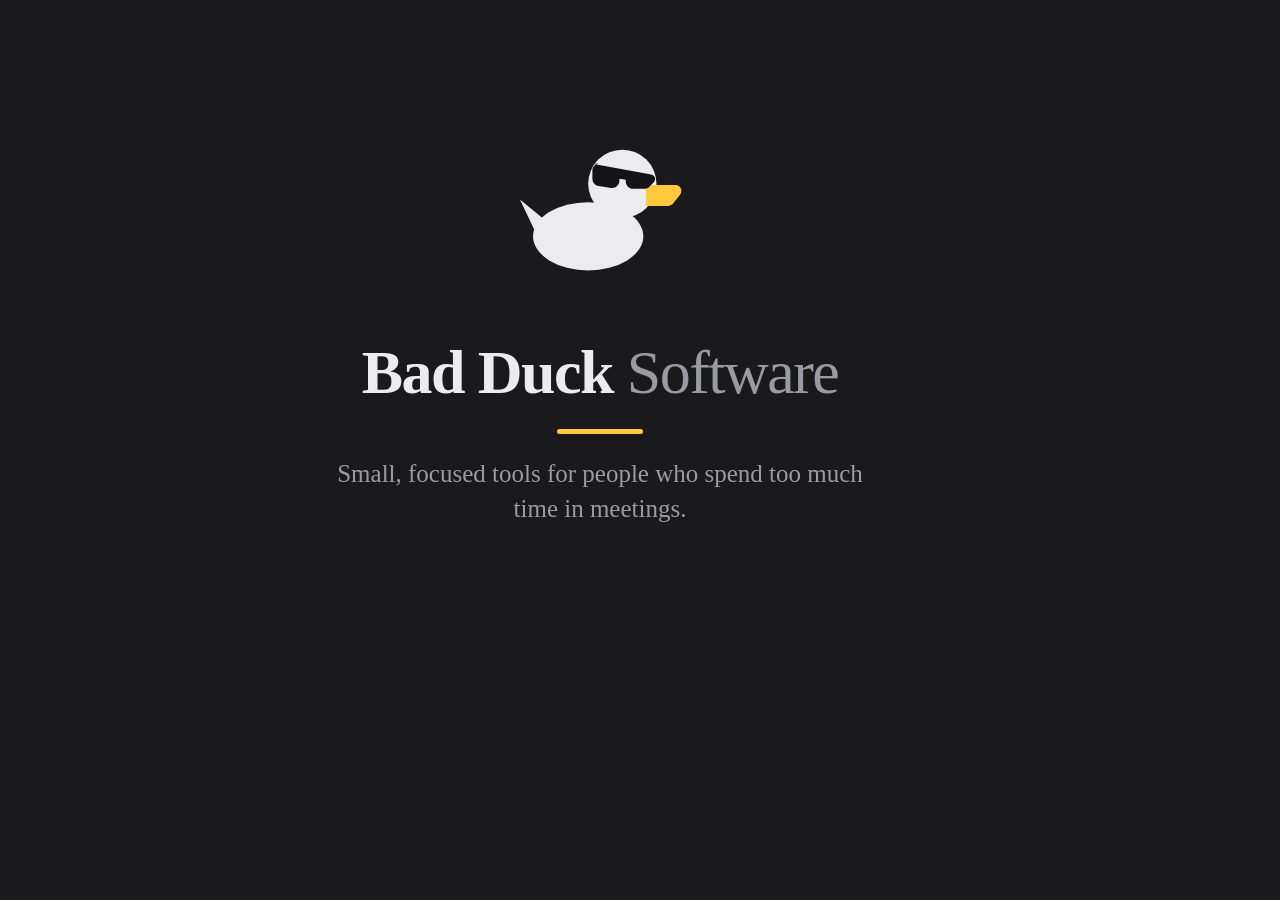
<file: brand/og-template.html>
<!DOCTYPE html>
<html><head><meta charset="utf-8">
<style>
  *{box-sizing:border-box}
  html,body{margin:0;padding:0}
  body{width:1200px;height:630px;background:#1A1A1D;
       font:-apple-system,BlinkMacSystemFont,"Segoe UI",Roboto,Helvetica,Arial,sans-serif;
       display:flex;align-items:center;justify-content:center}
  /* Everything sits inside the centre 630x630 so a square crop (Teams, Slack)
     still shows the duck and the wordmark. */
  .box{width:600px;display:flex;flex-direction:column;align-items:center;text-align:center}
  svg{width:210px;height:210px;display:block}
  .name{margin-top:26px;font-size:62px;font-weight:700;letter-spacing:-.025em;color:#ECECEE;line-height:1}
  .name span{color:#9A9AA2;font-weight:400}
  .rule{width:86px;height:5px;border-radius:3px;background:#FFC83D;margin:26px 0 22px}
  .tag{font-size:25px;line-height:1.4;color:#9A9AA2;max-width:560px}
</style></head>
<body>
  <div class="box">
    <svg viewBox="0 0 64 64">
      <g transform="translate(6 7.2) scale(0.8)">
        <path d="M13 36 2 27l10 21z" fill="#ECECEE"/>
        <ellipse cx="28" cy="41" rx="21" ry="13" fill="#ECECEE"/>
        <circle cx="41" cy="21" r="13" fill="#ECECEE"/>
        <path d="M50 21.5h11.3c1.9 0 2.9 2.2 1.7 3.7l-2.5 3.1c-.6.8-1.6 1.2-2.6 1.2H50z" fill="#FFC83D"/>
        <clipPath id="bdhead"><circle cx="41" cy="21" r="13"/></clipPath>
        <path clip-path="url(#bdhead)" d="M29.6 13.4 52 17.5c1.4.3 2 1.9 1 2.9l-1.7 1.7c-.5.5-1.2.8-1.9.8h-4.3c-1.6 0-2.8-1.3-2.8-2.9v-.5l-2.4-.4v.8c0 1.7-1.5 3-3.2 2.7l-4.7-.7c-1.4-.2-2.4-1.4-2.4-2.8v-3.2c0-1.6 1.5-2.8 3-2.5z" fill="#141418"/>
      </g>
    </svg>
    <div class="name">Bad Duck <span>Software</span></div>
    <div class="rule"></div>
    <div class="tag">Small, focused tools for people who spend too much time in meetings.</div>
  </div>
</body></html>
</file>
<file: css/site.css>
/*
  bad-duck.com
  One stylesheet for every page. There is no build step, so this is the only
  thing that stops four pages carrying four copies of the same CSS.
*/

:root{
  --indigo:#5059C9;
  --indigo-lift:#6b73d8;
  --ink:#1A1A1D;
  --ink-raised:#232327;
  --amber:#FFC83D;
  --coral:#F1707B;
  --text:#ECECEE;
  --muted:#9A9AA2;
  --line:#32323a;
  --radius:14px;
}
*{box-sizing:border-box}
html{-webkit-text-size-adjust:100%}
body{
  margin:0;
  background:var(--ink);
  color:var(--text);
  font:16px/1.65 -apple-system,BlinkMacSystemFont,"Segoe UI",Roboto,Helvetica,Arial,sans-serif;
  -webkit-font-smoothing:antialiased;
}
a{color:var(--amber);text-decoration:none}
a:hover{text-decoration:underline}
.wrap{width:100%;max-width:880px;margin:0 auto;padding:0 24px}

/* Skip link, because the nav now sits between the top of the page and the
   content on every page. */
.skip{position:absolute;left:-9999px;top:0;background:var(--ink-raised);color:var(--text);
      padding:10px 16px;border:1px solid var(--line);border-radius:0 0 9px 0;z-index:10}
.skip:focus{left:0;text-decoration:none}

/* ---- header and navigation ---- */
header{border-bottom:1px solid var(--line)}
.bar{display:flex;align-items:center;gap:11px;padding:18px 0;flex-wrap:wrap}
.brand{display:flex;align-items:center;gap:11px;color:var(--text)}
.brand:hover{text-decoration:none;color:var(--amber)}
.mark{width:40px;height:40px;flex:none;display:block}
.wordmark{font-weight:650;letter-spacing:-.01em;font-size:17px}
.wordmark span{color:var(--muted);font-weight:400}

nav.site{margin-left:auto;display:flex;flex-wrap:wrap;gap:4px 6px}
nav.site a{
  color:var(--muted);font-size:.89rem;font-weight:500;
  padding:6px 10px;border-radius:8px;border:1px solid transparent;
  transition:color .15s,border-color .15s,background .15s;
}
nav.site a:hover{color:var(--text);background:var(--ink-raised);text-decoration:none}
/* The current page is marked rather than linked, so the nav says where you are
   instead of offering a link that goes nowhere. */
nav.site a[aria-current="page"]{color:var(--text);border-color:var(--line);background:var(--ink-raised)}

/* ---- hero ---- */
.hero{padding:72px 0 56px;border-bottom:1px solid var(--line)}
.hero h1{
  margin:0 0 18px;
  font-size:clamp(2rem,6vw,3.1rem);
  line-height:1.12;
  letter-spacing:-.025em;
  font-weight:700;
}
.hero h1 em{font-style:normal;color:var(--indigo-lift)}
.lede{margin:0;font-size:clamp(1.02rem,2.4vw,1.2rem);color:var(--muted);max-width:60ch}

/* A product page leads with its icon beside the title rather than a bare
   headline, so the page identifies the product the way the store does. */
.hero.product{display:flex;gap:26px;align-items:flex-start}
.hero.product img.icon{width:96px;height:96px;flex:none;border-radius:22px;display:block}
.hero.product h1{font-size:clamp(1.7rem,4.6vw,2.5rem);margin-bottom:10px}
.hero.product .lede{margin-bottom:22px}
.hero .platform{margin:0 0 14px}

/* ---- sections ---- */
section{padding:56px 0;border-bottom:1px solid var(--line)}
h2{font-size:.78rem;letter-spacing:.14em;text-transform:uppercase;color:var(--muted);
   margin:0 0 26px;font-weight:600}

/* ---- product card, used on the home page ---- */
.card{
  display:flex;gap:26px;align-items:flex-start;
  background:var(--ink-raised);border:1px solid var(--line);
  border-radius:var(--radius);padding:26px;
}
.card img.icon{width:84px;height:84px;flex:none;border-radius:19px;display:block}
.card h3{margin:0 0 4px;font-size:1.32rem;letter-spacing:-.015em}
.platform{margin:0 0 12px;font-size:.84rem;color:var(--muted)}
.platform b{color:var(--coral);font-weight:600}
.card p.desc{margin:0 0 18px;color:#C9C9D0}

/* The home page lists products as one stacked column of cards. A grid would
   force the three descriptions to the same length, and they are not. */
.products{display:grid;gap:16px}
.products .card h3 a{color:var(--text)}
.products .card h3 a:hover{color:var(--amber);text-decoration:none}
.products .card p.desc{margin-bottom:14px}
.more{font-size:.9rem;font-weight:600}
.more::after{content:" \2192"}

ul.feat{list-style:none;margin:0 0 20px;padding:0;
        display:grid;grid-template-columns:repeat(auto-fit,minmax(178px,1fr));gap:6px 18px}
ul.feat li{font-size:.92rem;color:#C9C9D0;padding-left:20px;position:relative}
ul.feat li::before{content:"";position:absolute;left:4px;top:.62em;
                   width:6px;height:6px;border-radius:50%;background:var(--amber)}

.actions{display:flex;flex-wrap:wrap;gap:10px}
.btn{display:inline-block;padding:9px 17px;border-radius:9px;font-size:.92rem;font-weight:600;
     border:1px solid transparent;transition:background .15s,border-color .15s}
.btn:hover{text-decoration:none}
.btn-primary{background:var(--indigo);color:#fff}
.btn-primary:hover{background:var(--indigo-lift)}
.btn-ghost{border-color:var(--line);color:var(--text)}
.btn-ghost:hover{border-color:var(--muted)}

.gallery{display:grid;gap:22px}
figure.shot{margin:0}
figure.shot img{width:100%;height:auto;display:block;border-radius:var(--radius);
                border:1px solid var(--line)}
figure.shot figcaption{margin-top:9px;font-size:.84rem;color:var(--muted)}

/* ---- deck layouts ---- */
.intro{margin:-8px 0 22px;color:#C9C9D0;max-width:64ch}
.decks{display:grid;gap:9px}
details.deck{background:var(--ink-raised);border:1px solid var(--line);
             border-radius:var(--radius)}
details.deck>summary{cursor:pointer;padding:14px 18px;display:flex;align-items:baseline;gap:12px;
                     font-weight:600;list-style:none}
details.deck>summary::-webkit-details-marker{display:none}
details.deck>summary .grid{color:var(--muted);font-weight:400;font-size:.87rem;margin-left:auto}
details.deck>summary::after{content:"+";color:var(--muted);font-weight:400;
                            width:1ch;text-align:center}
details.deck[open]>summary::after{content:"\2212"}
details.deck>summary:hover{color:var(--amber)}
details.deck .sheet{padding:0 18px 18px}
details.deck img{max-width:100%;height:auto;display:block;border-radius:10px;
                 border:1px solid var(--line)}
.note{margin:18px 0 0;font-size:.86rem;color:var(--muted);max-width:64ch}

/* ---- requirements ---- */
dl.reqs{margin:0;display:grid;grid-template-columns:max-content 1fr;gap:10px 22px}
dl.reqs dt{color:var(--muted);font-size:.88rem}
dl.reqs dd{margin:0;color:#C9C9D0;font-size:.94rem}

/* ---- contact ---- */
.contact p{margin:0 0 10px;max-width:60ch;color:#C9C9D0}
.mailto{font-size:1.06rem;font-weight:600}

/* ---- footer ---- */
footer{padding:32px 0 46px;font-size:.84rem;color:var(--muted)}
footer p{margin:0 0 7px;max-width:70ch}
footer nav{margin:0 0 16px;display:flex;flex-wrap:wrap;gap:6px 16px}
footer nav a{color:var(--muted)}
footer nav a:hover{color:var(--text)}

@media (max-width:760px){
  nav.site{margin-left:0;width:100%;gap:2px}
  nav.site a{padding:6px 8px;font-size:.85rem}
  .bar{padding:14px 0 12px}
}
@media (max-width:600px){
  .hero{padding:52px 0 42px}
  section{padding:44px 0}
  .card{flex-direction:column;gap:18px;padding:22px}
  .card img.icon{width:66px;height:66px;border-radius:15px}
  .hero.product{flex-direction:column;gap:18px}
  .hero.product img.icon{width:72px;height:72px;border-radius:17px}
  dl.reqs{grid-template-columns:1fr;gap:2px 0}
  dl.reqs dd{margin-bottom:10px}
}
</file>
